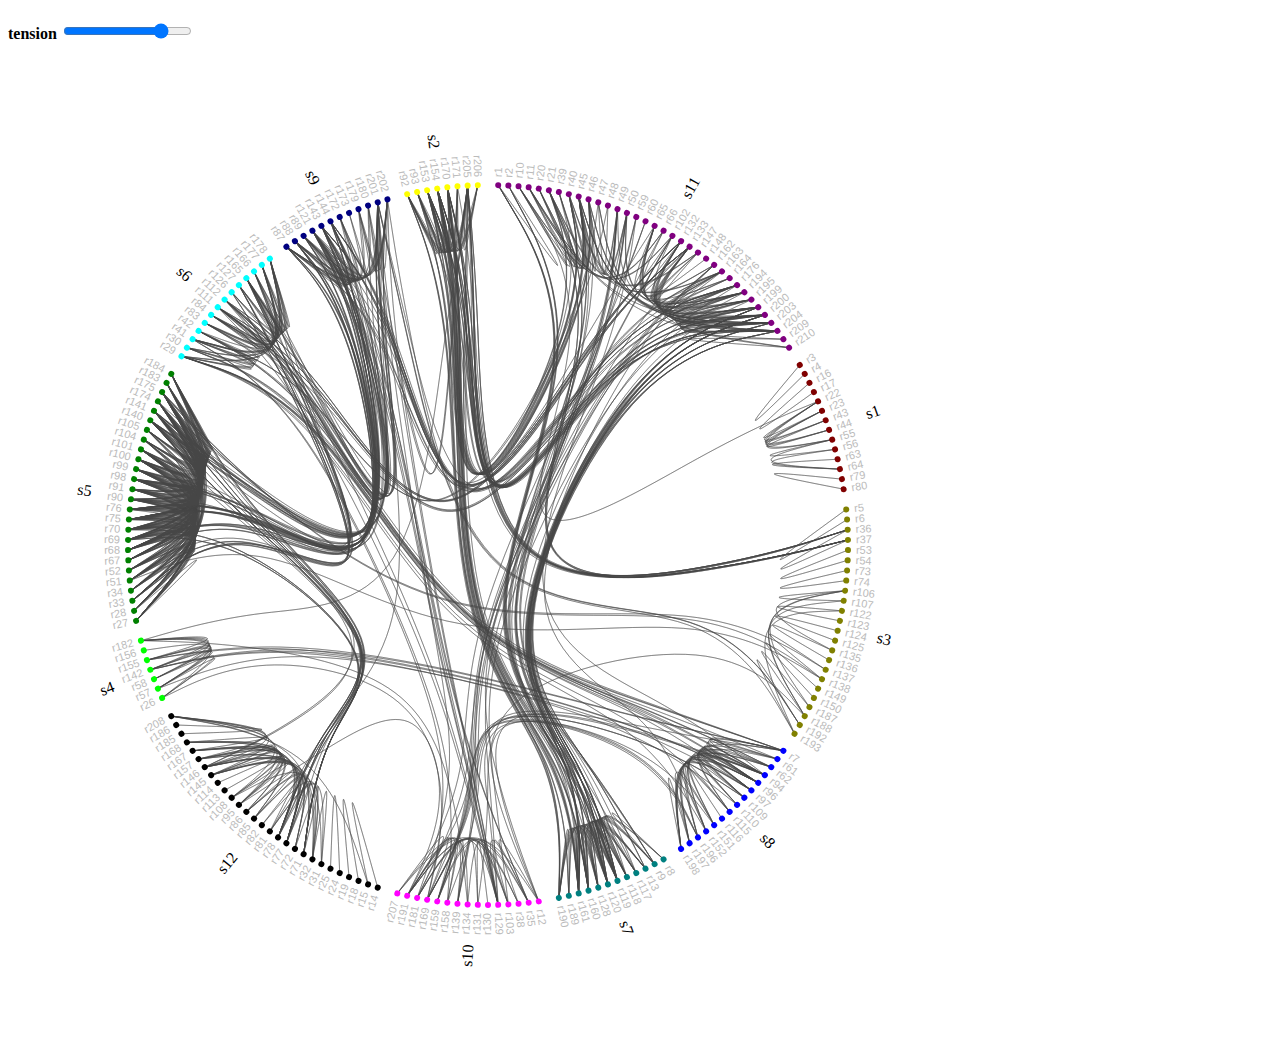
<file: edge2/index.html>
<!DOCTYPE html>
<html lang="en">
<head>
    <meta charset="UTF-8">
    <title>Title</title>
</head>
<style>

    .label {
        font: 300 11px "Helvetica Neue", Helvetica, Arial, sans-serif;
        fill: #bbb;
    }

    .label:hover {
        fill: #000;
    }

    .link {
        stroke: #454545;
        stroke-opacity: 0.4;
        fill: none;
        pointer-events: none;
    }

    .label:hover,
    .label--source,
    .label--target {
        font-weight: 700;
    }

    .label--source {
        fill: #2ca02c;
    }

    .label--target {
        fill: #d62728;
    }

    .link--source,
    .link--target {
        stroke-opacity: 1;
        stroke-width: 2px;
    }

    .link--source {
        stroke: #d62728;
    }

    .link--target {
        stroke: blue;
    }

</style>
<body>
    <h4>tension
      <input type="range" min="0" max="1" step="0.1" value="0.8" onchange="edge.rangeChange(value);">
    </h4>
   
</body>
<script src="edgeBundling.js"></script>
<script src="d3.v4.min.js"></script>
<script>
    var edge;
     d3.json('edge_test.json', function(error, classes) {
        if (!error) {
              edge = Object.create(edgeBundling);

              var svg = d3.select("body").append("svg")
                .attr("id", "edge_1")
                .attr("width", edge.diameter)
                .attr("height", edge.diameter)
                .append("g")
                .attr("transform", "translate(" + edge.diameter/2 + "," + edge.diameter/2 + ")");

              edge.init(svg, classes, 0);
              edge.svg = svg;
        }else {
          console.error(error);
        }
      });

</script>
</body>
</html>
</file>
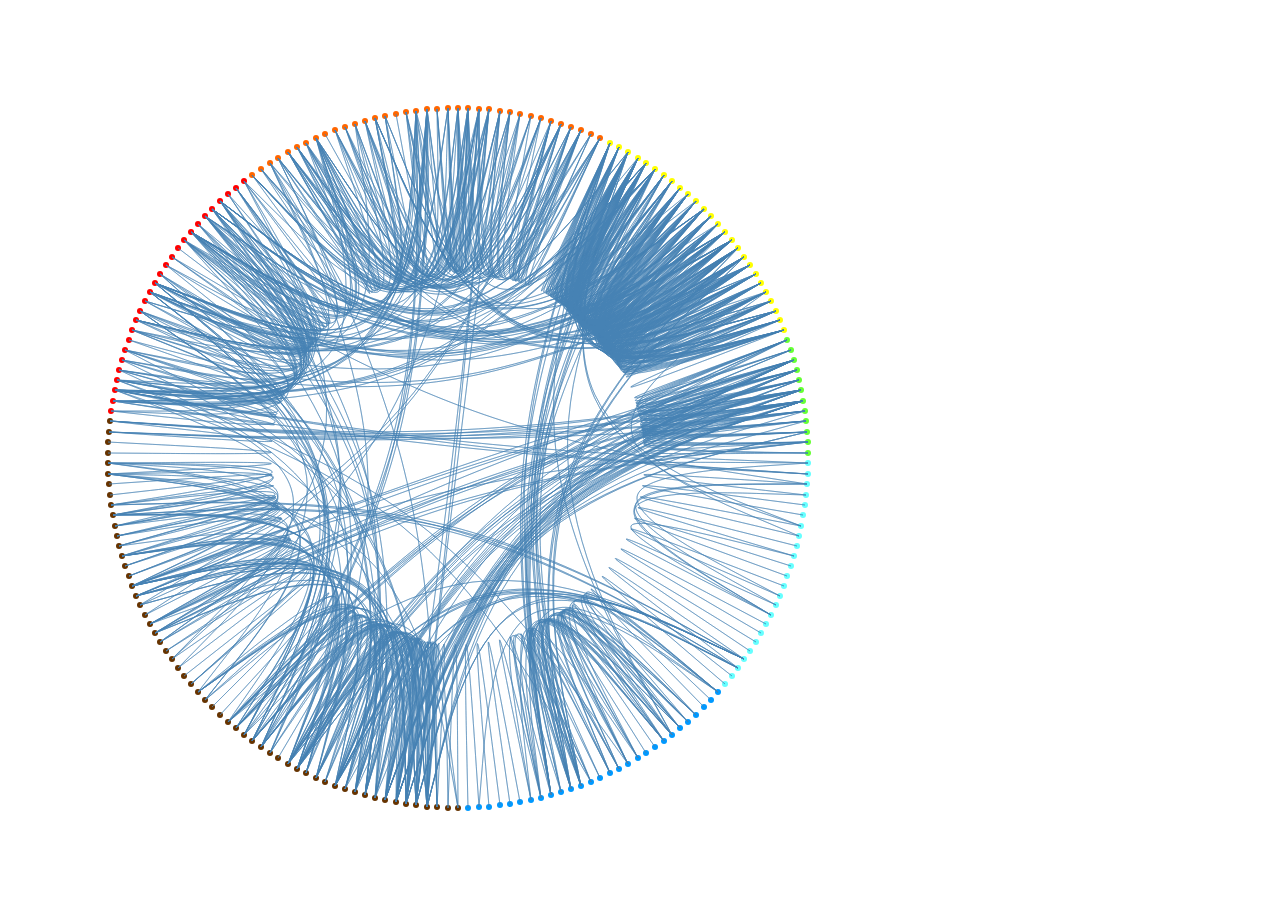
<file: edgeBundling/index.html>
<!DOCTYPE html>
<style>

.node {
  font: 10px sans-serif;
}

.link {
  stroke: steelblue;
  stroke-opacity: 0.5;
  fill: none;
  pointer-events: none;
}

</style>
<body>

  <svg id="edge_bundling" width="900" height="900"></svg> 

</body>
<script src="d3.v4.min.js"></script>
<script src="edge_bundling.js"></script>
<script>
var bundling;
 var svg = d3.select('#edge_bundling');
     d3.json('test_3.json', function(error, data) {
        if (!error) {
          bundling = Object.create(edgeBundling);
          bundling.init(svg, data, 0);
          bundling.svg = svg;
        }else {
          console.error(error);
        }
      });

</script>
</file>
